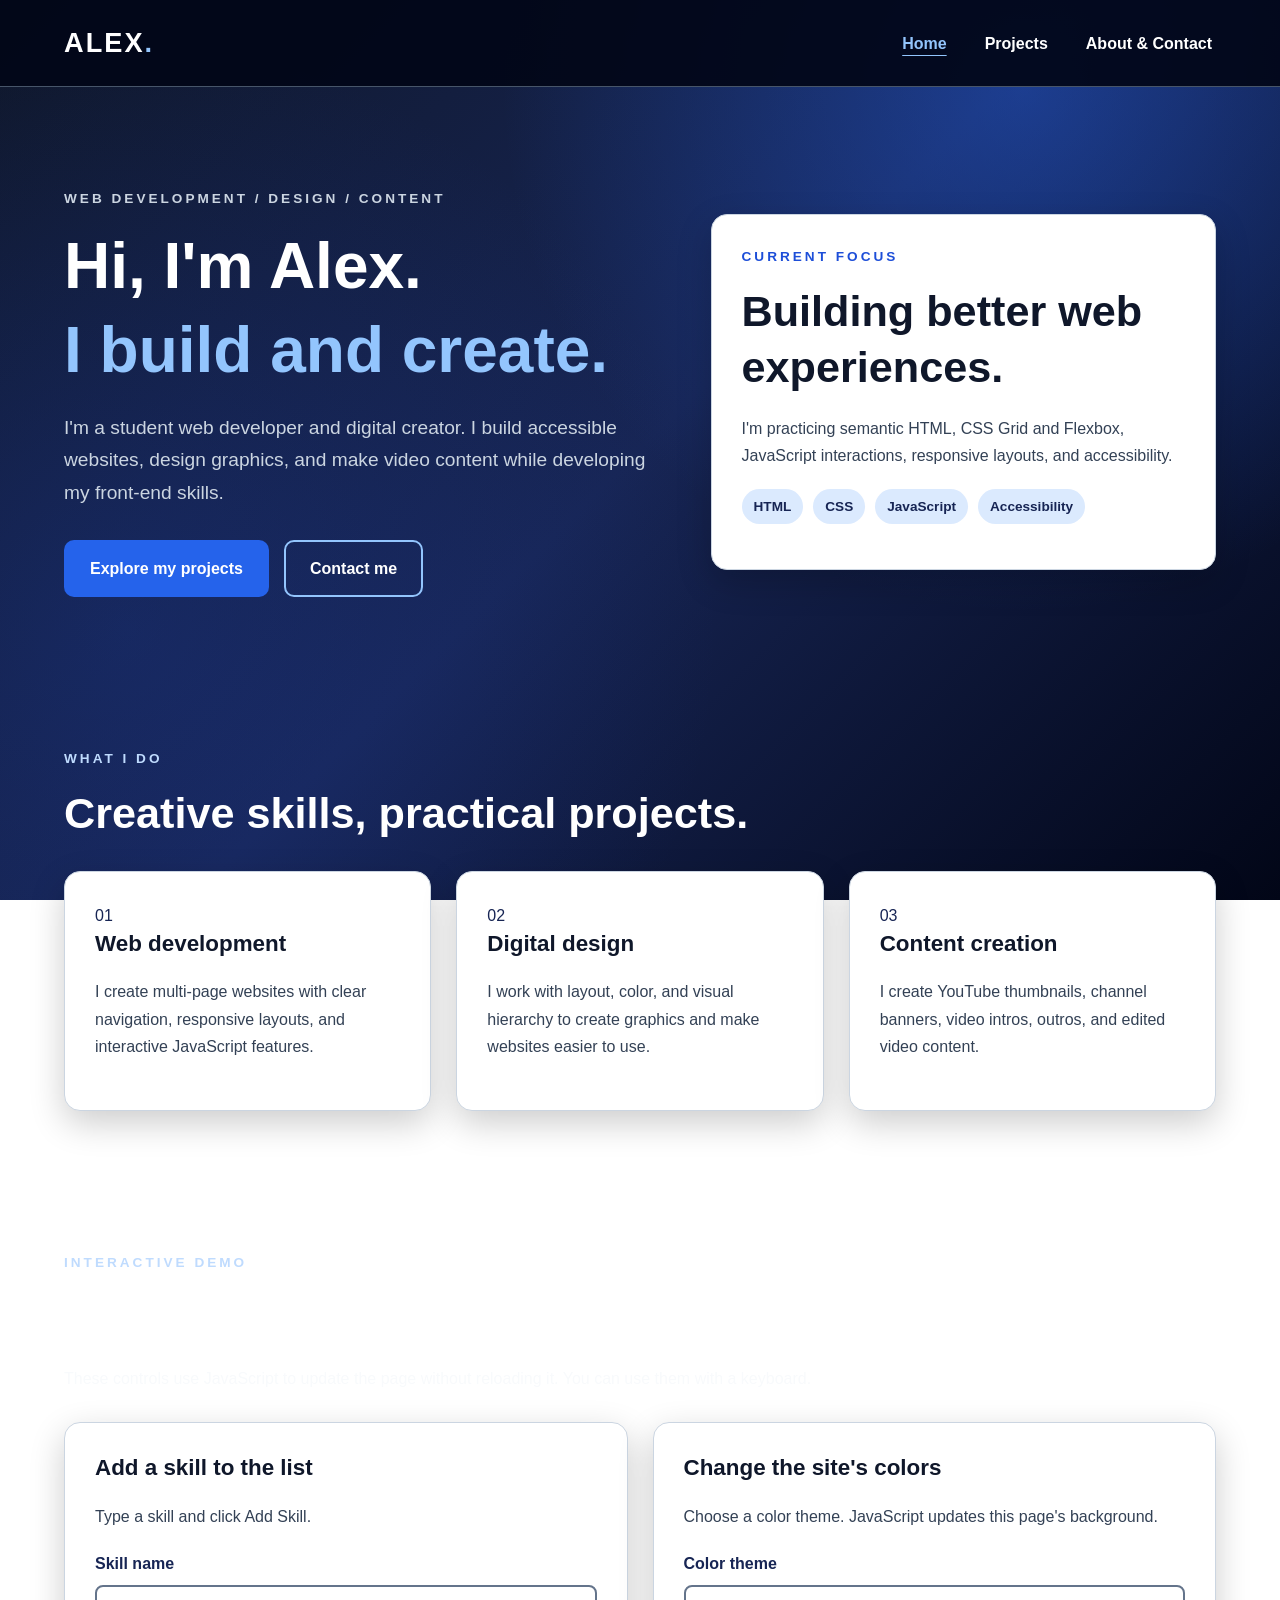
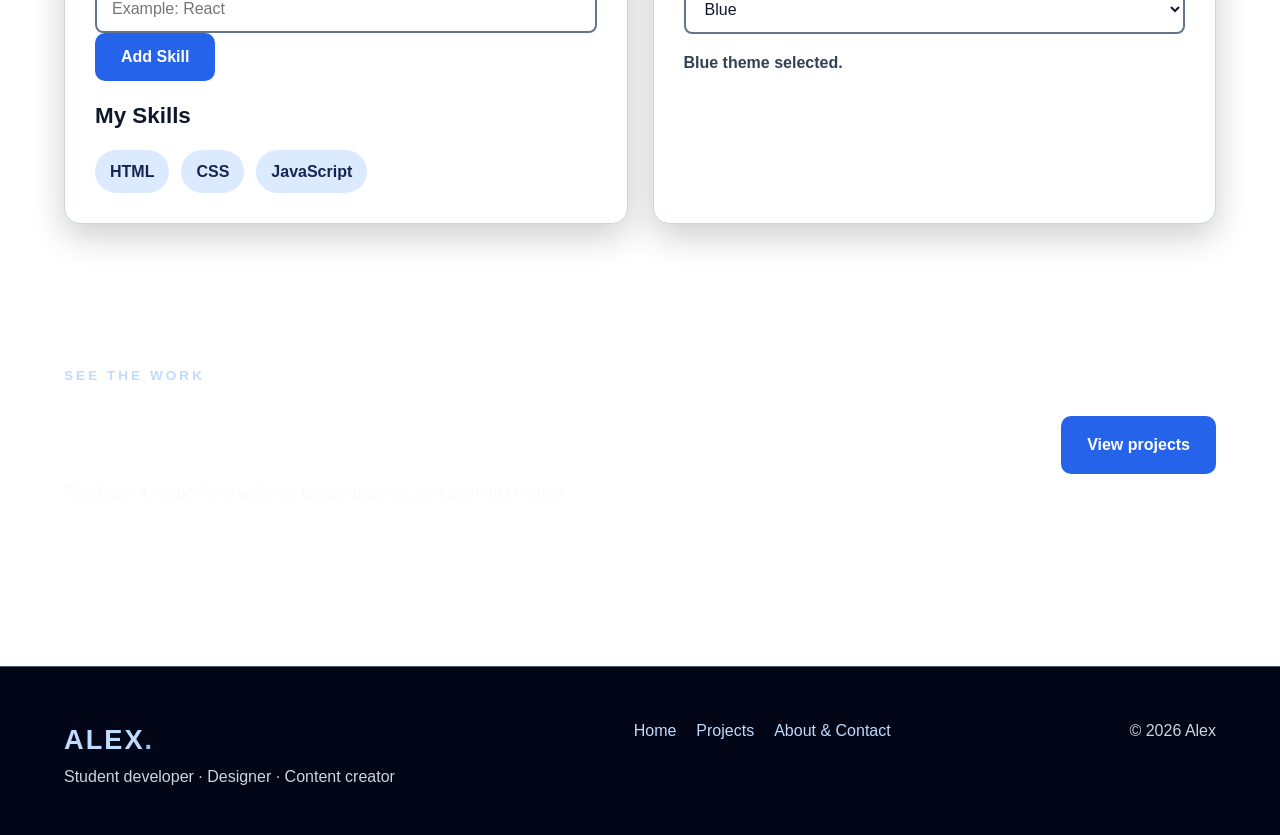
<file: index.html>
<!doctype html>
<html lang="en">
<head>
  <meta charset="utf-8">
  <meta name="viewport" content="width=device-width, initial-scale=1">
  <meta name="description" content="Alex's portfolio: front-end development, digital design, and YouTube content creation.">
  <title>Home | Alex's Portfolio</title>
  <link rel="stylesheet" href="css/style.css">
  <script src="js/script.js" defer></script>
</head>
<body data-theme="blue">
<a class="skip-link" href="#main-content">Skip to main content</a>
<header class="site-header">
  <div class="container nav-wrap">
    <a class="brand" href="index.html">ALEX<span class="brand-dot">.</span><span class="visually-hidden"> Home</span></a>
    <nav aria-label="Main navigation">
      <ul class="nav-links"><li><a href="index.html" aria-current="page">Home</a></li><li><a href="projects.html">Projects</a></li><li><a href="about.html">About &amp; Contact</a></li></ul>
    </nav>
  </div>
</header>
<main id="main-content">
  <section class="hero" aria-labelledby="intro-heading">
    <div class="container hero-grid">
      <div>
        <p class="eyebrow">WEB DEVELOPMENT / DESIGN / CONTENT</p>
        <h1 id="intro-heading">Hi, I'm Alex.<br><span class="accent-text">I build and create.</span></h1>
        <p class="lead">I'm a student web developer and digital creator. I build accessible websites, design graphics, and make video content while developing my front-end skills.</p>
        <div class="actions"><a class="button primary" href="projects.html">Explore my projects</a><a class="button secondary" href="about.html#contact">Contact me</a></div>
      </div>
      <div class="feature-panel"><p class="eyebrow">CURRENT FOCUS</p><h2>Building better web experiences.</h2><p>I'm practicing semantic HTML, CSS Grid and Flexbox, JavaScript interactions, responsive layouts, and accessibility.</p><div class="tag-list"><span>HTML</span><span>CSS</span><span>JavaScript</span><span>Accessibility</span></div></div>
    </div>
  </section>
  <section class="section" aria-labelledby="what-heading">
    <div class="container"><p class="eyebrow">WHAT I DO</p><h2 id="what-heading">Creative skills, practical projects.</h2>
      <div class="cards three-cols">
        <article class="card"><span class="card-number" aria-hidden="true">01</span><h3>Web development</h3><p>I create multi-page websites with clear navigation, responsive layouts, and interactive JavaScript features.</p></article>
        <article class="card"><span class="card-number" aria-hidden="true">02</span><h3>Digital design</h3><p>I work with layout, color, and visual hierarchy to create graphics and make websites easier to use.</p></article>
        <article class="card"><span class="card-number" aria-hidden="true">03</span><h3>Content creation</h3><p>I create YouTube thumbnails, channel banners, video intros, outros, and edited video content.</p></article>
      </div>
    </div>
  </section>
  <section class="section section-alt" aria-labelledby="interaction-heading">
    <div class="container"><p class="eyebrow">INTERACTIVE DEMO</p><h2 id="interaction-heading">Try my JavaScript features.</h2><p class="section-intro">These controls use JavaScript to update the page without reloading it. You can use them with a keyboard.</p>
      <div class="cards two-cols">
        <div class="card">
  <h3>Add a skill to the list</h3>

  <p>
    Type a skill and click Add Skill.
  </p>

  <label for="skillInput">Skill name</label>

  <input
    type="text"
    id="skillInput"
    maxlength="40"
    placeholder="Example: React"
  >

  <button
    type="button"
    id="addSkillButton"
    class="button primary"
  >
    Add Skill
  </button>

  <p id="statusMessage"
     role="status"
     aria-live="polite"></p>

  <h3>My Skills</h3>

  <ul id="skillsList" class="skills-list">
    <li>HTML</li>
    <li>CSS</li>
    <li>JavaScript</li>
  </ul>
</div>
         
        <div class="card"><h3>Change the site's colors</h3><p>Choose a color theme. JavaScript updates this page's background.</p><label for="theme-select">Color theme</label><select id="theme-select" name="theme"><option value="blue">Blue</option><option value="green">Green</option><option value="purple">Purple</option></select><p id="theme-message" class="form-message" role="status" aria-live="polite">Blue theme selected.</p></div>
      </div>
    </div>
  </section>
  <section class="section"><div class="container callout"><div><p class="eyebrow">SEE THE WORK</p><h2>Explore what I've made.</h2><p>Read about my portfolio website, design practice, and content creation.</p></div><a class="button primary" href="projects.html">View projects</a></div></section>
</main>
<footer class="site-footer"><div class="container footer-wrap"><div><a href="index.html" class="brand">ALEX<span class="brand-dot">.</span></a><p>Student developer · Designer · Content creator</p></div><nav aria-label="Footer navigation"><a href="index.html">Home</a><a href="projects.html">Projects</a><a href="about.html">About &amp; Contact</a></nav><p>© 2026 Alex</p></div></footer>
</body>
</html>
</file>
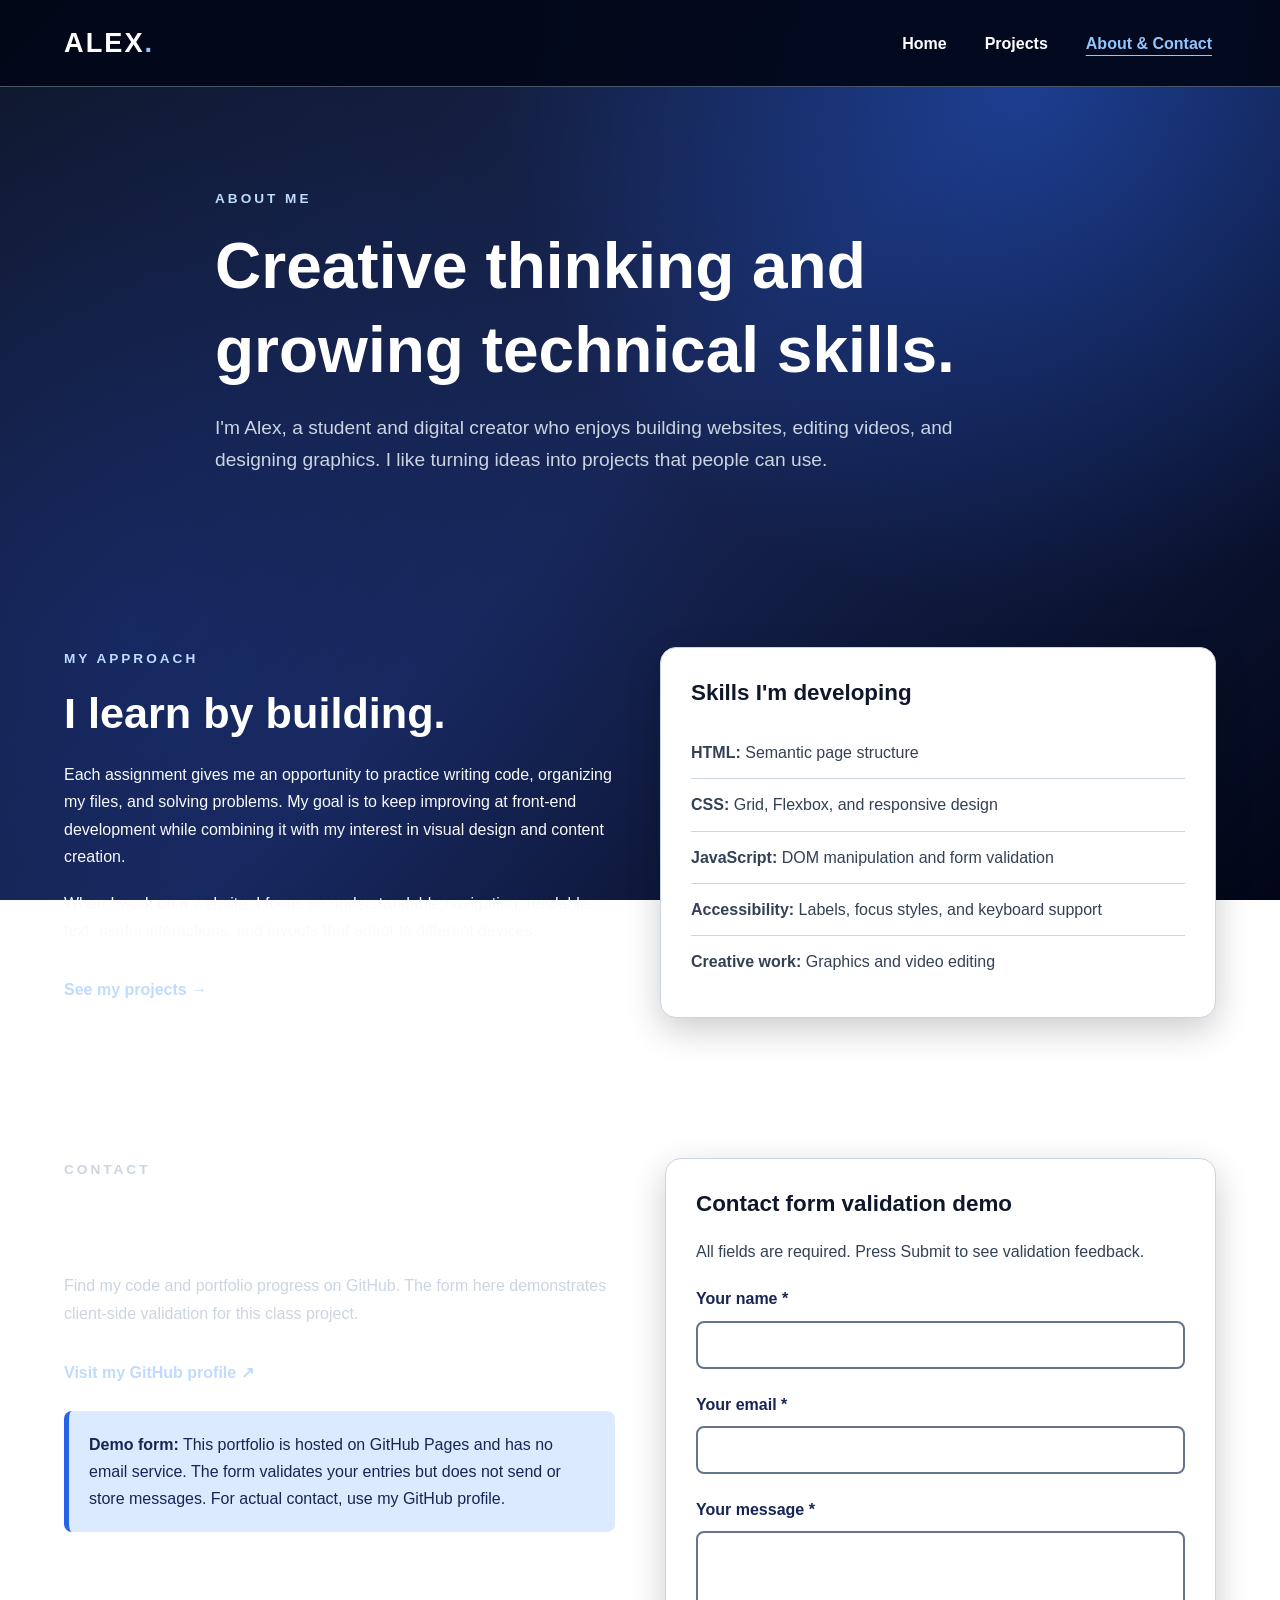
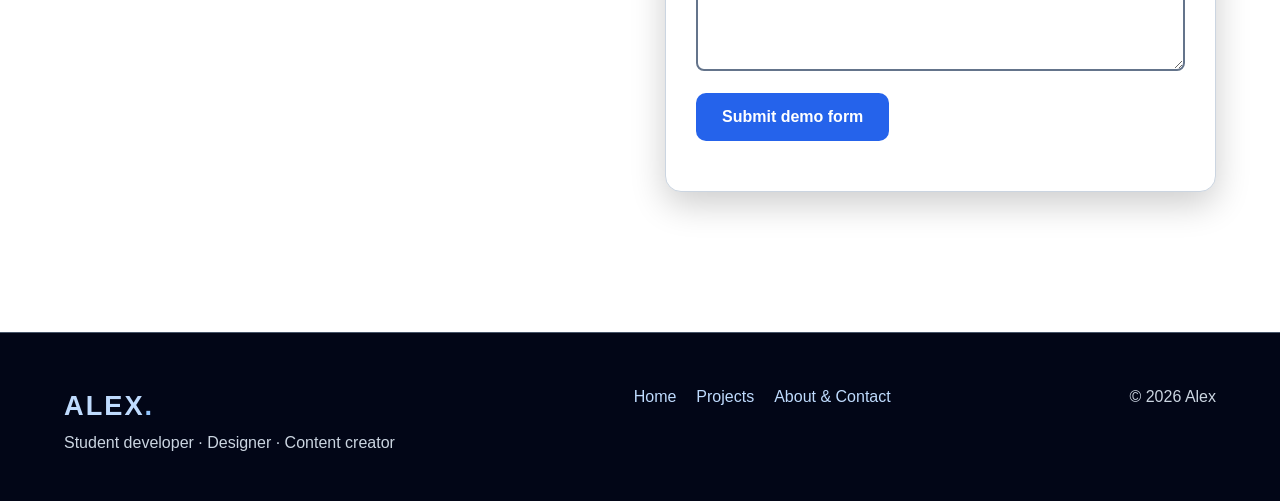
<file: about.html>
<!doctype html>
<html lang="en">
<head>
  <meta charset="utf-8"><meta name="viewport" content="width=device-width, initial-scale=1">
  <meta name="description" content="Learn about Alex's web development and design interests, and try an accessible contact form validation demo.">
  <title>About &amp; Contact | Alex's Portfolio</title><link rel="stylesheet" href="css/style.css"><script src="js/script.js" defer></script>
</head>
<body data-theme="blue">
<a class="skip-link" href="#main-content">Skip to main content</a>
<header class="site-header"><div class="container nav-wrap"><a class="brand" href="index.html">ALEX<span class="brand-dot">.</span><span class="visually-hidden"> Home</span></a><nav aria-label="Main navigation"><ul class="nav-links"><li><a href="index.html">Home</a></li><li><a href="projects.html">Projects</a></li><li><a href="about.html" aria-current="page">About &amp; Contact</a></li></ul></nav></div></header>
<main id="main-content">
  <section class="page-hero"><div class="container narrow"><p class="eyebrow">ABOUT ME</p><h1>Creative thinking and growing technical skills.</h1><p class="lead">I'm Alex, a student and digital creator who enjoys building websites, editing videos, and designing graphics. I like turning ideas into projects that people can use.</p></div></section>
  <section class="section" aria-labelledby="story-heading"><div class="container about-grid"><div><p class="eyebrow">MY APPROACH</p><h2 id="story-heading">I learn by building.</h2><p>Each assignment gives me an opportunity to practice writing code, organizing my files, and solving problems. My goal is to keep improving at front-end development while combining it with my interest in visual design and content creation.</p><p>When I work on a website, I focus on understandable navigation, readable text, useful interactions, and layouts that adapt to different devices.</p><a class="text-link" href="projects.html">See my projects <span aria-hidden="true">→</span></a></div><div class="card"><h3>Skills I'm developing</h3><ul class="detail-list"><li><strong>HTML:</strong> Semantic page structure</li><li><strong>CSS:</strong> Grid, Flexbox, and responsive design</li><li><strong>JavaScript:</strong> DOM manipulation and form validation</li><li><strong>Accessibility:</strong> Labels, focus styles, and keyboard support</li><li><strong>Creative work:</strong> Graphics and video editing</li></ul></div></div></section>
  <section class="section section-alt" id="contact" aria-labelledby="contact-heading"><div class="container contact-grid"><div><p class="eyebrow">CONTACT</p><h2 id="contact-heading">Let's connect.</h2><p>Find my code and portfolio progress on GitHub. The form here demonstrates client-side validation for this class project.</p><a class="text-link" href="https://github.com/AlexJnes25" target="_blank" rel="noopener noreferrer">Visit my GitHub profile <span class="visually-hidden">(opens in a new tab)</span><span aria-hidden="true">↗</span></a><p class="notice"><strong>Demo form:</strong> This portfolio is hosted on GitHub Pages and has no email service. The form validates your entries but does not send or store messages. For actual contact, use my GitHub profile.</p></div>
  <div class="card"><h3>Contact form validation demo</h3><p>All fields are required. Press Submit to see validation feedback.</p><form id="contact-form" novalidate>
    <div class="field"><label for="contact-name">Your name <span aria-hidden="true">*</span></label><input id="contact-name" name="name" type="text" autocomplete="name" maxlength="80" required aria-describedby="name-error"><p class="field-error" id="name-error" aria-live="polite"></p></div>
    <div class="field"><label for="contact-email">Your email <span aria-hidden="true">*</span></label><input id="contact-email" name="email" type="email" autocomplete="email" maxlength="254" required aria-describedby="email-error"><p class="field-error" id="email-error" aria-live="polite"></p></div>
    <div class="field"><label for="contact-message">Your message <span aria-hidden="true">*</span></label><textarea id="contact-message" name="message" rows="5" maxlength="2000" required aria-describedby="message-error"></textarea><p class="field-error" id="message-error" aria-live="polite"></p></div>
    <button class="button primary" type="submit">Submit demo form</button><p id="form-status" class="form-message" role="status" aria-live="polite"></p>
  </form></div></div></section>
</main>
<footer class="site-footer"><div class="container footer-wrap"><div><a href="index.html" class="brand">ALEX<span class="brand-dot">.</span></a><p>Student developer · Designer · Content creator</p></div><nav aria-label="Footer navigation"><a href="index.html">Home</a><a href="projects.html">Projects</a><a href="about.html">About &amp; Contact</a></nav><p>© 2026 Alex</p></div></footer>
</body></html>
</file>
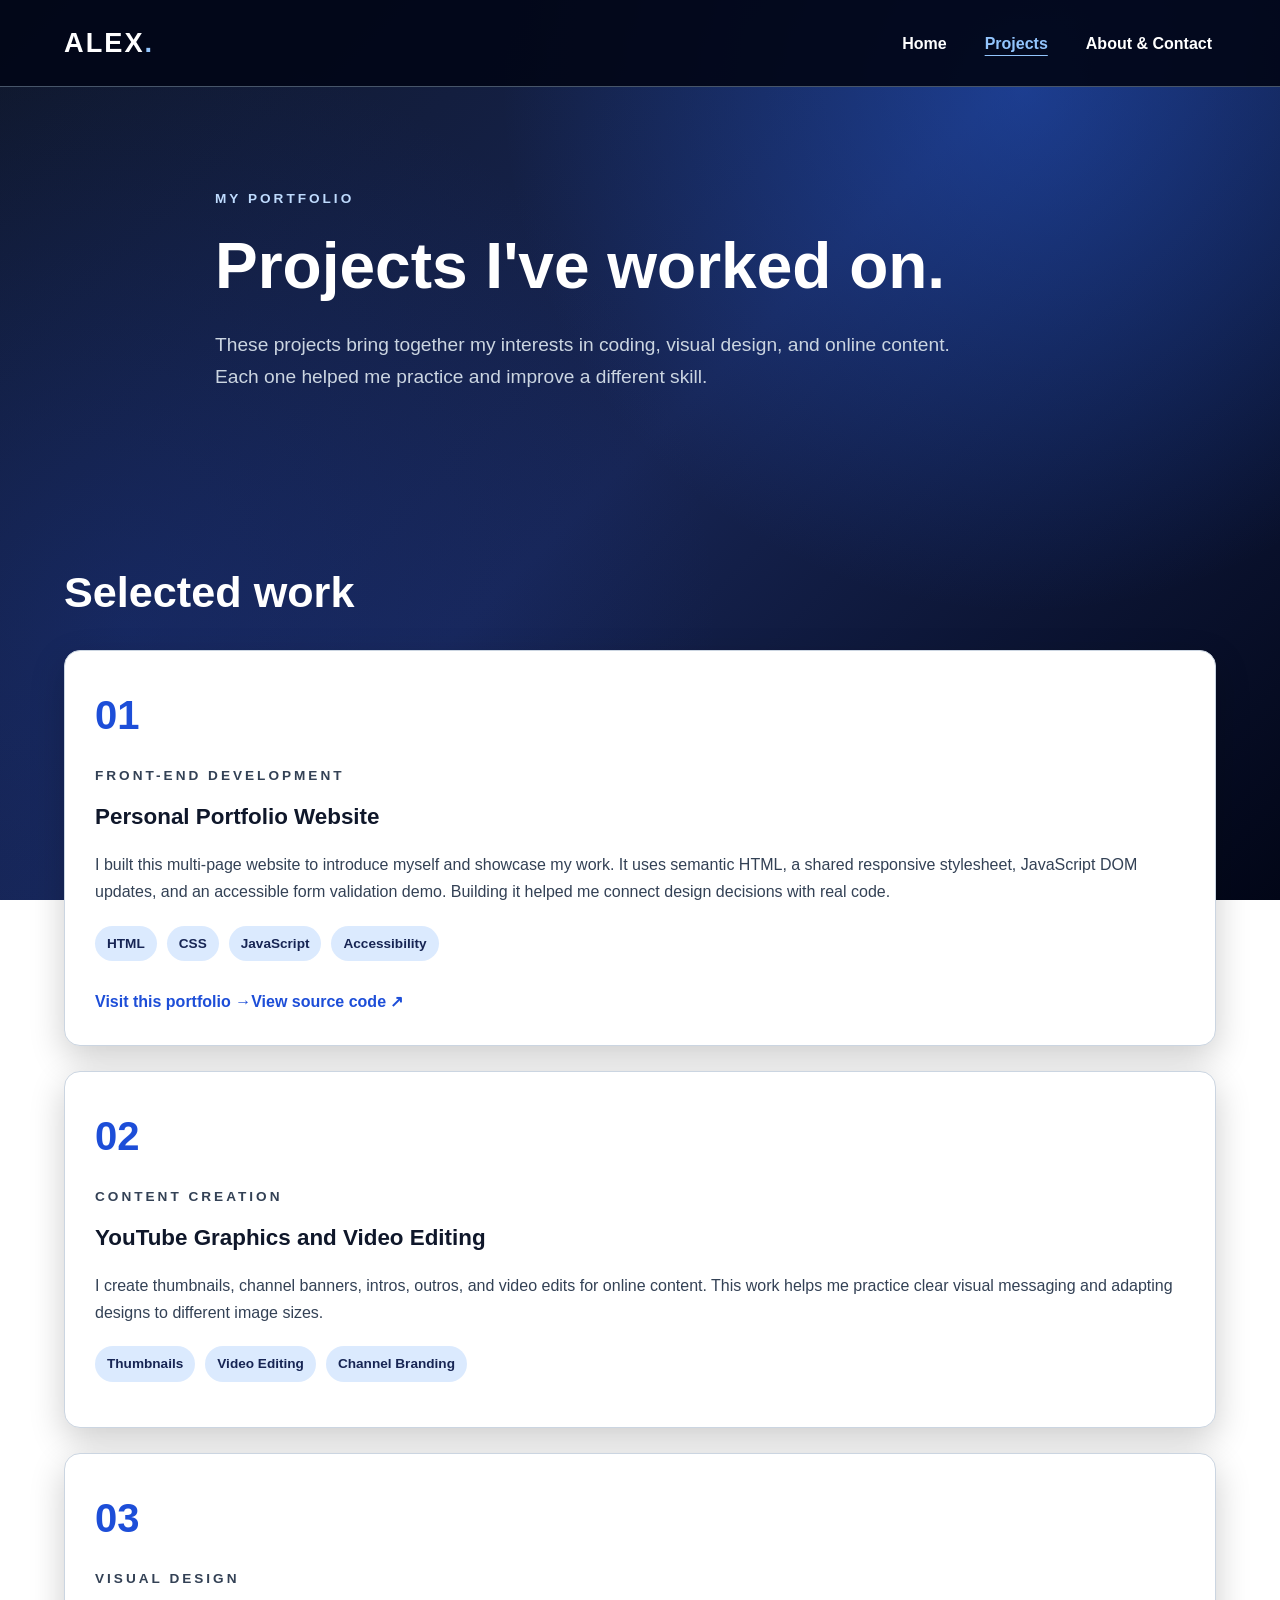
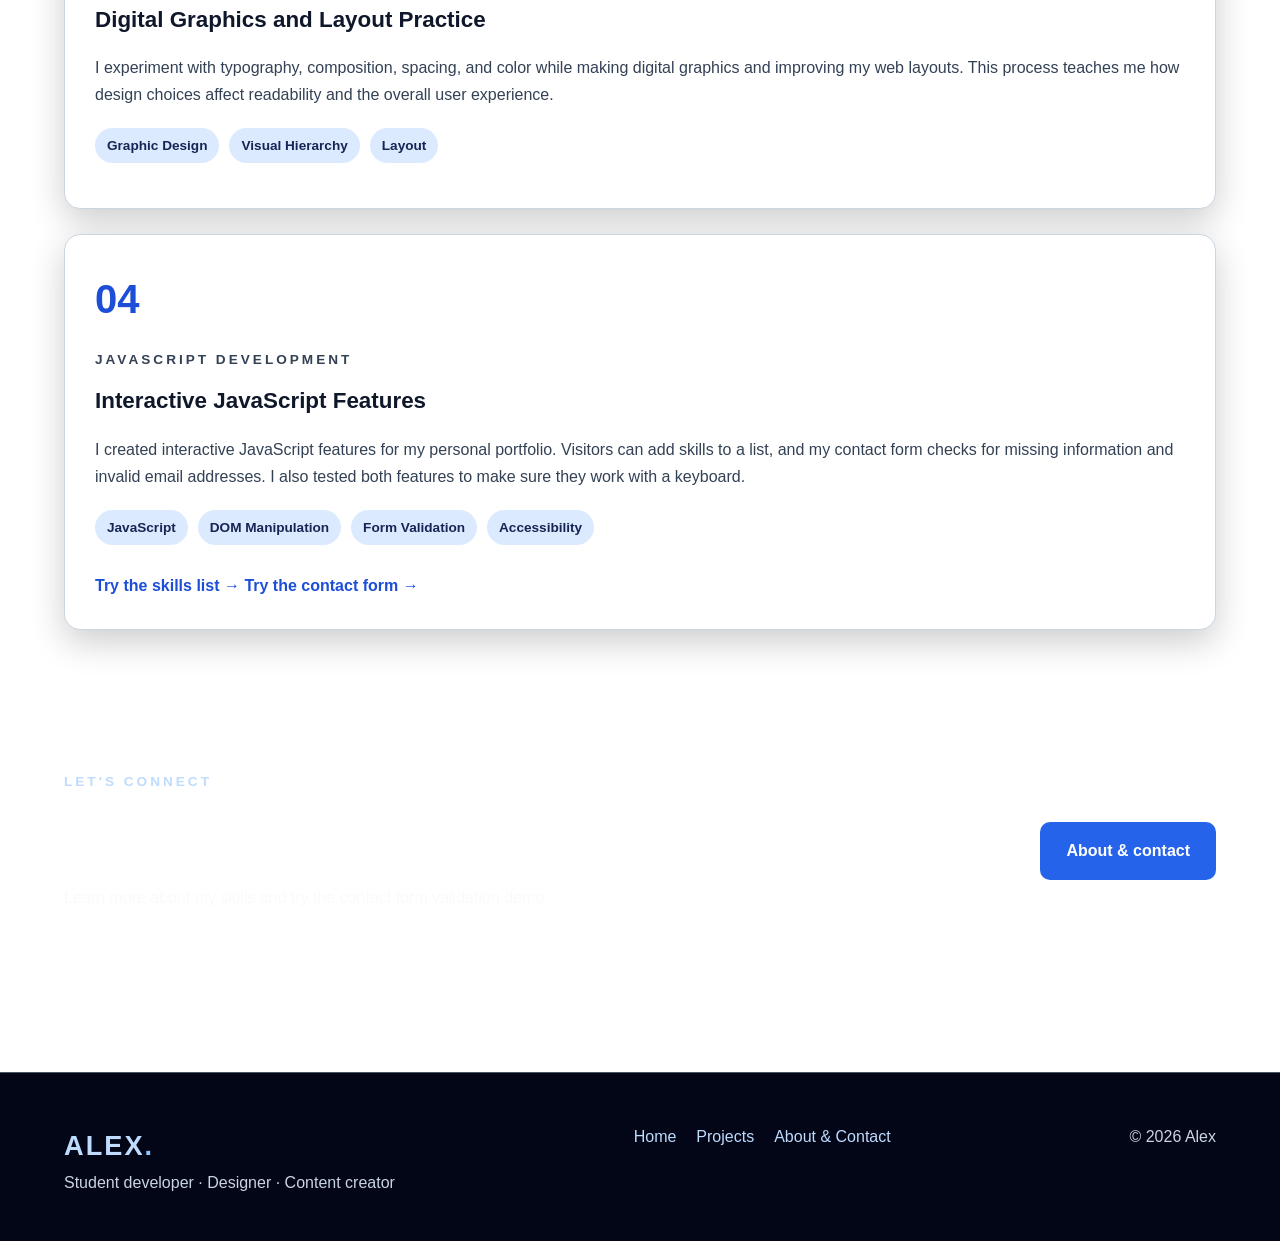
<file: projects.html>
<!doctype html>
<html lang="en">
<head>
  <meta charset="utf-8"><meta name="viewport" content="width=device-width, initial-scale=1">
  <meta name="description" content="Explore Alex's portfolio website, digital design projects, and YouTube content creation work.">
  <title>Projects | Alex's Portfolio</title><link rel="stylesheet" href="css/style.css"><script src="js/script.js" defer></script>
</head>
<body data-theme="blue">
<a class="skip-link" href="#main-content">Skip to main content</a>
<header class="site-header"><div class="container nav-wrap"><a class="brand" href="index.html">ALEX<span class="brand-dot">.</span><span class="visually-hidden"> Home</span></a><nav aria-label="Main navigation"><ul class="nav-links"><li><a href="index.html">Home</a></li><li><a href="projects.html" aria-current="page">Projects</a></li><li><a href="about.html">About &amp; Contact</a></li></ul></nav></div></header>
<main id="main-content">
  <section class="page-hero"><div class="container narrow"><p class="eyebrow">MY PORTFOLIO</p><h1>Projects I've worked on.</h1><p class="lead">These projects bring together my interests in coding, visual design, and online content. Each one helped me practice and improve a different skill.</p></div></section>
  <section class="section" aria-labelledby="work-heading"><div class="container"><h2 id="work-heading">Selected work</h2><div class="project-stack">
    <article class="project-row"><div class="project-index" aria-hidden="true">01</div><div><p class="eyebrow">FRONT-END DEVELOPMENT</p><h3>Personal Portfolio Website</h3><p>I built this multi-page website to introduce myself and showcase my work. It uses semantic HTML, a shared responsive stylesheet, JavaScript DOM updates, and an accessible form validation demo. Building it helped me connect design decisions with real code.</p><ul class="tag-list" aria-label="Tools and skills"><li>HTML</li><li>CSS</li><li>JavaScript</li><li>Accessibility</li></ul><a class="text-link" href="index.html">Visit this portfolio <span aria-hidden="true">→</span></a><a class="text-link" href="https://github.com/AlexJnes25/Project-Milestone-4-Java-Added" target="_blank" rel="noopener noreferrer">View source code <span class="visually-hidden">(opens in a new tab)</span><span aria-hidden="true">↗</span></a></div></article>
    <article class="project-row"><div class="project-index" aria-hidden="true">02</div><div><p class="eyebrow">CONTENT CREATION</p><h3>YouTube Graphics and Video Editing</h3><p>I create thumbnails, channel banners, intros, outros, and video edits for online content. This work helps me practice clear visual messaging and adapting designs to different image sizes.</p><ul class="tag-list" aria-label="Tools and skills"><li>Thumbnails</li><li>Video Editing</li><li>Channel Branding</li></ul></div></article>
    <article class="project-row"><div class="project-index" aria-hidden="true">03</div><div><p class="eyebrow">VISUAL DESIGN</p><h3>Digital Graphics and Layout Practice</h3><p>I experiment with typography, composition, spacing, and color while making digital graphics and improving my web layouts. This process teaches me how design choices affect readability and the overall user experience.</p><ul class="tag-list" aria-label="Tools and skills"><li>Graphic Design</li><li>Visual Hierarchy</li><li>Layout</li></ul></div></article>
    <article class="project-row">
      <div class="project-index" aria-hidden="true">04</div>

      <div>
        <p class="eyebrow">JAVASCRIPT DEVELOPMENT</p>

        <h3>Interactive JavaScript Features</h3>

        <p>
          I created interactive JavaScript features
          for my personal portfolio. Visitors can add
          skills to a list, and my contact form checks
          for missing information and invalid email
          addresses. I also tested both features
          to make sure they work with a keyboard.
        </p>

        <ul class="tag-list" aria-label="Tools and skills">
          <li>JavaScript</li>
          <li>DOM Manipulation</li>
          <li>Form Validation</li>
          <li>Accessibility</li>
        </ul>

        <a class="text-link" href="index.html">
          Try the skills list →
        </a>

        <a class="text-link" href="about.html#contact">
          Try the contact form →
        </a>
      </div>
    </article>

  </div></div></section>
  <section class="section section-alt"><div class="container callout"><div><p class="eyebrow">LET'S CONNECT</p><h2>Interested in my work?</h2><p>Learn more about my skills and try the contact form validation demo.</p></div><a class="button primary" href="about.html#contact">About &amp; contact</a></div></section>
</main>
<footer class="site-footer"><div class="container footer-wrap"><div><a href="index.html" class="brand">ALEX<span class="brand-dot">.</span></a><p>Student developer · Designer · Content creator</p></div><nav aria-label="Footer navigation"><a href="index.html">Home</a><a href="projects.html">Projects</a><a href="about.html">About &amp; Contact</a></nav><p>© 2026 Alex</p></div></footer>
</body></html>
</file>
<file: css/style.css>
:root {
  --bg-dark: #0f172a;
  --bg-blue: #172554;

  --primary: #2563eb;
  --primary-hover: #1d4ed8;

  --text-light: #f8fafc;
  --text-muted: #cbd5e1;

  --card-bg: #ffffff;
  --card-text: #172554;

  --border: #64748b;

  --radius: 16px;
  --shadow: 0 12px 35px rgba(0, 0, 0, 0.2);
}

/* ---------- RESET ---------- */

* {
  margin: 0;
  padding: 0;
  box-sizing: border-box;
}

html {
  scroll-behavior: smooth;
}

body {
  font-family: Arial, Helvetica, sans-serif;
  line-height: 1.7;
  min-height: 100vh;

  color: var(--text-light);

  /* DARK BLUE GLOWING BACKGROUND */

  background:
    radial-gradient(
      circle at 80% 10%,
      rgba(37, 99, 235, 0.4),
      transparent 40%
    ),

    radial-gradient(
      circle at 10% 70%,
      rgba(30, 64, 175, 0.25),
      transparent 45%
    ),

    linear-gradient(
      135deg,
      #0f172a 0%,
      #172554 50%,
      #020617 100%
    );

  background-attachment: fixed;
  background-size: cover;
}

/* ---------- GENERAL LAYOUT ---------- */

.container {
  width: min(90%, 1200px);
  margin: 0 auto;
}

.narrow {
  max-width: 850px;
}

section {
  padding: 70px 0;
}

.section,
.section-alt {
  position: relative;
  background: transparent;
}

/* ---------- TYPOGRAPHY ---------- */

h1,
h2,
h3,
h4 {
  color: #ffffff;
  line-height: 1.3;
  margin-bottom: 20px;
}

h1 {
  font-size: clamp(2.2rem, 5vw, 4rem);
}

h2 {
  font-size: clamp(1.8rem, 4vw, 2.7rem);
}

h3 {
  font-size: 1.4rem;
}

p {
  margin-bottom: 20px;
}

a {
  color: #bfdbfe;
  text-decoration: none;
}

a:hover {
  text-decoration: underline;
}

.lead {
  color: var(--text-muted);
  font-size: 1.2rem;
  max-width: 750px;
}

.eyebrow {
  color: #bfdbfe;

  font-weight: bold;
  font-size: 0.85rem;

  letter-spacing: 3px;
  text-transform: uppercase;

  margin-bottom: 15px;
}

.accent-text {
  color: #93c5fd;
}

/* ---------- ACCESSIBILITY ---------- */

.skip-link {
  position: absolute;

  top: -100px;
  left: 20px;

  background: white;
  color: #0f172a;

  padding: 12px 20px;
  border-radius: 8px;

  z-index: 9999;
}

.skip-link:focus {
  top: 15px;
}

.visually-hidden {
  position: absolute;

  width: 1px;
  height: 1px;

  padding: 0;
  margin: -1px;

  overflow: hidden;
  clip: rect(0, 0, 0, 0);

  white-space: nowrap;
  border: 0;
}

:focus-visible {
  outline: 3px solid #fbbf24;
  outline-offset: 4px;
}

/* ---------- NAVIGATION ---------- */

.site-header {
  position: relative;
  z-index: 100;

  background: rgba(2, 6, 23, 0.92);

  border-bottom: 1px solid #475569;

  padding: 20px 0;
}

.nav-wrap {
  display: flex;

  justify-content: space-between;
  align-items: center;

  gap: 20px;
}

.brand {
  font-size: 1.7rem;
  font-weight: 900;

  color: white;
  letter-spacing: 2px;
}

.brand-dot {
  color: #93c5fd;
}

.nav-links {
  display: flex;
  align-items: center;

  gap: 30px;

  list-style: none;
}

.nav-links a {
  color: white;
  font-weight: 600;

  padding: 8px 4px;
}

.nav-links a:hover,
.nav-links a[aria-current="page"] {
  color: #93c5fd;
  text-decoration: underline;
  text-underline-offset: 6px;
}

/* ---------- HOME PAGE HERO ---------- */

.hero,
.page-hero {
  background: transparent;

  padding: 100px 0 80px;
}

.hero h1 {
  max-width: 900px;
}

.hero p {
  max-width: 700px;
  color: var(--text-muted);
}

.hero-actions {
  display: flex;
  flex-wrap: wrap;

  gap: 15px;
  margin-top: 30px;
}

/* ---------- BUTTONS ---------- */

.button,
button {
  display: inline-flex;

  align-items: center;
  justify-content: center;

  gap: 10px;

  padding: 13px 24px;

  border-radius: 10px;

  border: 2px solid transparent;

  font-size: 1rem;
  font-weight: bold;

  cursor: pointer;

  transition:
    background 0.2s ease,
    transform 0.2s ease;
}

.button:hover,
button:hover {
  transform: translateY(-2px);
  text-decoration: none;
}

.button.primary,
button.primary {
  background: #2563eb;
  color: white;
}

.button.primary:hover,
button.primary:hover {
  background: #1d4ed8;
}

.button.secondary,
.button.outline {
  background: transparent;

  color: white;
  border-color: #93c5fd;
}

.button.secondary:hover,
.button.outline:hover {
  background: #1e3a8a;
}

.text-link {
  display: inline-block;

  font-weight: bold;
  color: #bfdbfe;

  margin-top: 12px;
}

.text-link:hover {
  color: white;
}

/* ---------- CARDS ---------- */

.card,
.feature-panel,
.project-row {
  background: #ffffff;

  color: #172554;

  border-radius: var(--radius);

  padding: 30px;

  box-shadow: var(--shadow);

  border: 1px solid #cbd5e1;

  overflow-wrap: anywhere;
}

.card h2,
.card h3,
.card h4,
.feature-panel h2,
.feature-panel h3,
.project-row h2,
.project-row h3 {
  color: #0f172a;
}

.card p,
.card li,
.feature-panel p,
.feature-panel li,
.project-row p,
.project-row li {
  color: #334155;
}

.card a,
.feature-panel a,
.project-row a {
  color: #1d4ed8;
}

.card a:hover,
.feature-panel a:hover,
.project-row a:hover {
  color: #1e40af;
}

/* ---------- GRID LAYOUTS ---------- */

.about-grid,
.contact-grid {
  display: grid;

  grid-template-columns: 1fr 1fr;

  align-items: start;
  gap: 40px;
}

.project-grid,
.projects-grid,
.card-grid {
  display: grid;

  grid-template-columns:
    repeat(2, minmax(0, 1fr));

  gap: 25px;
}

.about-grid > *,
.contact-grid > *,
.project-grid > *,
.projects-grid > *,
.card-grid > * {
  min-width: 0;
}

/* ---------- SKILLS SECTION ---------- */

.detail-list {
  list-style: none;
}

.detail-list li {
  padding: 12px 0;

  border-bottom: 1px solid #cbd5e1;
}

.detail-list li:last-child {
  border-bottom: none;
}

.skill-list {
  display: flex;

  flex-wrap: wrap;
  gap: 12px;

  list-style: none;
}

.skill-list li {
  background: #dbeafe;

  color: #1e3a8a;

  padding: 9px 16px;

  border-radius: 30px;

  font-weight: bold;
}

/* ---------- PROJECTS PAGE ---------- */

.project-card {
  background: #ffffff;
  color: #172554;

  border-radius: var(--radius);

  padding: 30px;

  box-shadow: var(--shadow);
}

.project-card h2,
.project-card h3 {
  color: #0f172a;
}

.project-card p {
  color: #334155;
}

.project-card a {
  color: #1d4ed8;
}

.project-card img,
.project-row img {
  width: 100%;
  height: auto;

  border-radius: 10px;

  margin-bottom: 20px;
}

.project-card:hover {
  transform: translateY(-3px);
}

.project-card {
  transition: transform 0.2s ease;
}

/* ---------- CONTACT SECTION ---------- */

.contact-grid {
  gap: 50px;
}

.contact-grid > div:first-child p {
  color: var(--text-muted);
}

.contact-grid .card p {
  color: #334155;
}

/* ---------- CONTACT FORM ---------- */

form {
  width: 100%;
}

.field {
  margin-bottom: 22px;
}

label {
  display: block;

  font-weight: bold;
  margin-bottom: 8px;

  color: #172554;
}

input,
textarea,
select {
  display: block;

  width: 100%;

  padding: 13px 15px;

  font-family: inherit;
  font-size: 1rem;

  color: #0f172a;
  background: #ffffff;

  border: 2px solid #64748b;
  border-radius: 8px;
}

input:focus,
textarea:focus,
select:focus {
  border-color: #1d4ed8;
}

textarea {
  resize: vertical;
  min-height: 140px;
}

input[aria-invalid="true"],
textarea[aria-invalid="true"] {
  border-color: #b91c1c;
}

.field-error {
  color: #b91c1c !important;

  font-weight: bold;
  font-size: 0.9rem;

  margin-top: 6px;
  margin-bottom: 0;
}

.form-message {
  font-weight: bold;

  margin-top: 15px;
}

.form-message.success {
  color: #166534;
}

.form-message.error {
  color: #b91c1c;
}

/* ---------- NOTICE BOX ---------- */

.notice {
  margin-top: 25px;

  padding: 20px;

  background: #dbeafe;

  color: #172554 !important;

  border-left: 5px solid #2563eb;

  border-radius: 8px;
}

.notice strong {
  color: #172554;
}

/* ---------- FOOTER ---------- */

.site-footer {
  background: #020617;

  border-top: 1px solid #475569;

  padding: 50px 0 25px;

  margin-top: 70px;
}

.footer-wrap {
  display: flex;

  justify-content: space-between;
  align-items: start;

  gap: 30px;

  flex-wrap: wrap;
}

.footer-wrap p {
  color: #cbd5e1;
}

.site-footer nav {
  display: flex;

  flex-wrap: wrap;
  gap: 20px;
}

.site-footer a {
  color: #bfdbfe;
}

.site-footer a:hover {
  color: white;
}

/* ---------- TABLET RESPONSIVENESS ---------- */

@media (max-width: 768px) {

  .container {
    width: 92%;
  }

  .nav-wrap {
    flex-direction: column;
    text-align: center;
  }

  .nav-links {
    justify-content: center;
    flex-wrap: wrap;

    gap: 15px;
  }

  .hero,
  .page-hero {
    padding: 65px 0;
  }

  section {
    padding: 45px 0;
  }

  .about-grid,
  .contact-grid,
  .project-grid,
  .projects-grid,
  .card-grid {
    grid-template-columns: 1fr;
  }

  .contact-grid {
    gap: 25px;
  }

  .card,
  .feature-panel,
  .project-row {
    padding: 25px;
  }

  .footer-wrap {
    flex-direction: column;
  }

}

/* ---------- MOBILE RESPONSIVENESS ---------- */

@media (max-width: 420px) {

  .container {
    width: 94%;
  }

  body {
    font-size: 16px;
  }

  h1 {
    font-size: 2rem;
  }

  h2 {
    font-size: 1.7rem;
  }

  .brand {
    font-size: 1.5rem;
  }

  .nav-links {
    gap: 8px;
  }

  .nav-links a {
    font-size: 0.85rem;
    padding: 8px 3px;
  }

  .hero,
  .page-hero {
    padding: 45px 0;
  }

  .hero-actions {
    flex-direction: column;
  }

  .hero-actions .button {
    width: 100%;
  }

  .card,
  .feature-panel,
  .project-row,
  .project-card {
    padding: 20px;
  }

  input,
  textarea {
    font-size: 16px;
  }

  .button {
    max-width: 100%;
  }

}

/* ---------- REDUCED MOTION ---------- */

@media (prefers-reduced-motion: reduce) {

  html {
    scroll-behavior: auto;
  }

  *,
  *::before,
  *::after {
    transition-duration: 0.01ms !important;
    animation-duration: 0.01ms !important;
  }

}
/* =====================================
   FINAL PORTFOLIO LAYOUT IMPROVEMENTS
===================================== */

/* HOME PAGE LAYOUT */

.hero-grid {
  display: grid;
  grid-template-columns: 1.2fr 1fr;
  gap: 40px;
  align-items: center;
}

.hero-grid > * {
  min-width: 0;
}

/* HOME PAGE BUTTONS */

.actions {
  display: flex;
  flex-wrap: wrap;
  gap: 15px;
  margin-top: 30px;
}

/* HOME PAGE CARDS */

.cards {
  display: grid;
  gap: 25px;
  margin-top: 30px;
}

.three-cols {
  grid-template-columns: repeat(3, minmax(0, 1fr));
}

.two-cols {
  grid-template-columns: repeat(2, minmax(0, 1fr));
}

.cards > * {
  min-width: 0;
}

/* INTERACTIVE SKILLS LIST */

.skills-list {
  display: flex;
  flex-wrap: wrap;
  gap: 12px;
  list-style: none;
  margin-top: 15px;
  padding: 0;
}

.skills-list li {
  background: #dbeafe;
  color: #172554;
  padding: 8px 15px;
  border-radius: 25px;
  font-weight: bold;
}

/* FEATURE PANEL */

.feature-panel .eyebrow {
  color: #1d4ed8;
}

/* PROJECTS PAGE */

.project-stack {
  display: flex;
  flex-direction: column;
  gap: 25px;
  margin-top: 30px;
}

.project-index {
  font-size: 2.5rem;
  font-weight: 900;
  color: #1d4ed8;
  margin-bottom: 15px;
}

.tag-list {
  display: flex;
  flex-wrap: wrap;
  gap: 10px;
  list-style: none;
  margin: 15px 0;
  padding: 0;
}

.tag-list li,
.tag-list span {
  display: inline-block;
  padding: 6px 12px;
  border-radius: 25px;
  background: #dbeafe;
  color: #172554;
  font-weight: bold;
  font-size: 0.85rem;
}

/* CONTACT CALLOUT */

.callout {
  display: flex;
  justify-content: space-between;
  align-items: center;
  gap: 30px;
}

/* TABLET */

@media (max-width: 768px) {

  .hero-grid,
  .three-cols,
  .two-cols {
    grid-template-columns: 1fr;
  }

  .callout {
    flex-direction: column;
    align-items: flex-start;
  }

}

/* MOBILE - 320PX */

@media (max-width: 420px) {

  .actions {
    flex-direction: column;
    align-items: stretch;
  }

  .project-index {
    font-size: 2rem;
  }

  .cards {
    gap: 20px;
  }

}
/* GREEN THEME */

body[data-theme="green"] {
  background:
    radial-gradient(
      circle at 80% 10%,
      rgba(22, 163, 74, 0.35),
      transparent 40%
    ),
    linear-gradient(135deg, #052e16, #14532d, #020617);

  background-attachment: fixed;
}

/* PURPLE THEME */

body[data-theme="purple"] {
  background:
    radial-gradient(
      circle at 80% 10%,
      rgba(147, 51, 234, 0.35),
      transparent 40%
    ),
    linear-gradient(135deg, #2e1065, #581c87, #020617);

  background-attachment: fixed;
}
</file>
